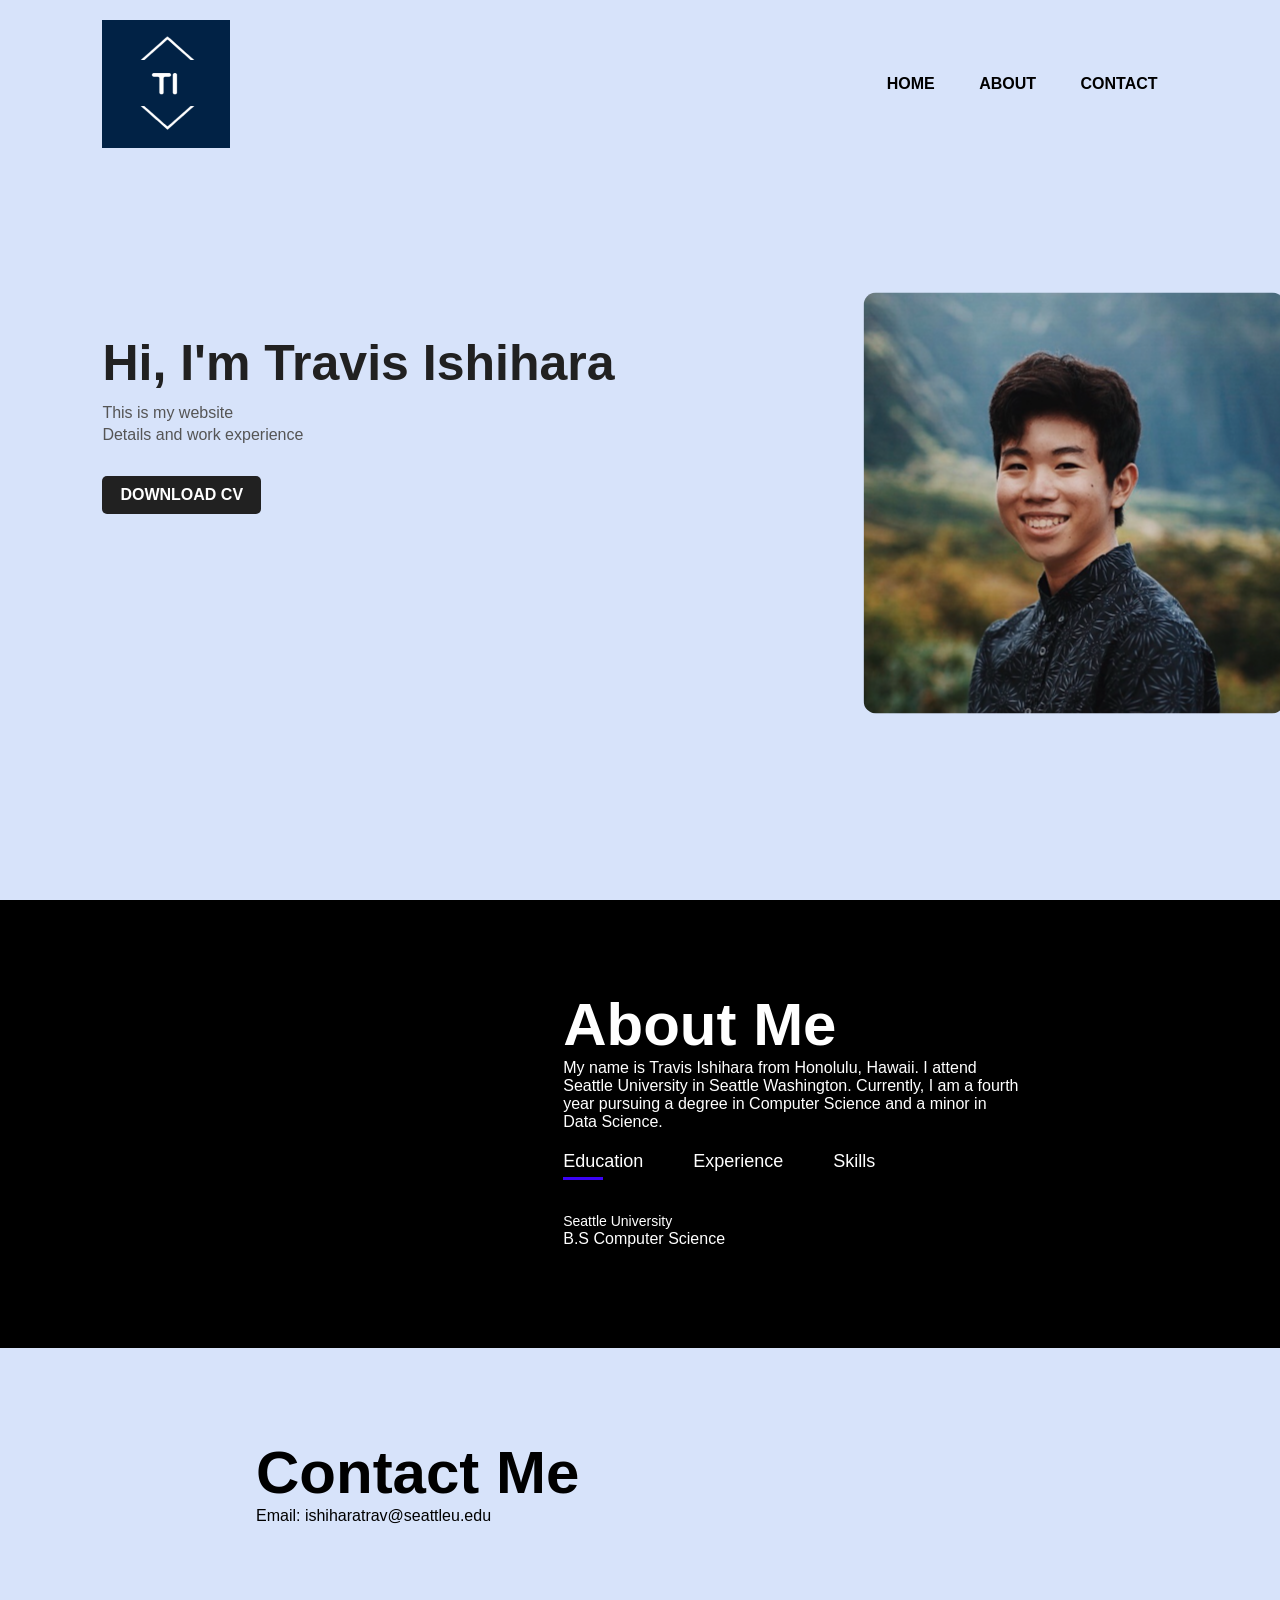
<file: index.html>
<!DOCTYPE html>
<html lang="en">
<head>
    <meta charset="UTF-8">
    <meta http-equiv="X-UA-Compatible" content="IE=edge">
    <meta name="viewport" content="width=device-width, initial-scale=1.0">
    <title>Travis Ishihara</title>
    <link rel="stylesheet" href="styles.css">
</head>
<body>
    <div class="hero">
        <nav>
            <img src="images/initialsTI.png" class="logo">
            <ul>
                <li><a href="#header">HOME</a></li>
                <li><a href="#about">ABOUT</a></li>
                <li><a href="#contact">CONTACT</a></li>
            </ul>
        </nav>
        <div class="detail">
            <h1>Hi, I'm Travis Ishihara</h1>
            <p>This is my website
                <br> Details and work experience
            </p>
        <a href="https://drive.google.com/file/d/1SxJuWeJa8NJC9ydc86SJWg4Kk9kA9-VI/view?usp=share_link">DOWNLOAD CV</a>    
        </div>
        <div class="images">
            <img src="images/travis.png" alt="">
        </div>
    </div>
<div id="about">
    <div class="about-container">
        <div class="row">
            <div class="about-col-1"></div>
            <div class="about-col-2">
                <h1 class="sub-title">About Me</h1>
                <p> My name is Travis Ishihara from Honolulu, Hawaii.
                    I attend Seattle University in Seattle Washington.
                    Currently, I am a fourth year pursuing a degree in
                    Computer Science and a minor in Data Science.</p>

                    <div class="tab-titles">
                        <p class="tab-links active-link" onclick="opentab('education')">Education</p>
                        <p class="tab-links" onclick="opentab('experience')">Experience</p>
                        <p class="tab-links" onclick="opentab('skills')">Skills</p>
                    </div>
                    <div class="tab-contents active-tab" id="education">
                        <ul>
                            <li><span>Seattle University</span><br>B.S Computer Science</li>
                        </ul>
                    </div>
                    <div class="tab-contents" id="experience">
                        <ul>
                            <li><span>September 2022 - Current</span><br>SDI Engineering<br>Senior Capstone Project</li>
                            <li><span>July 2022 - September 2022</span><br>CVS Health<br>Front-Store Associate</li>
                        </ul>
                    </div>
                    <div class="tab-contents" id="skills">
                        <ul>
                            <li><span>C++</span></li>
                            <li><span>C#</span></li>
                            <li><span>Python</span></li>
                        </ul>
                    </div>
            </div>
        </div>
    </div>
</div>
<div id="contact">
    <div class="contact-container">
        <div class="row">
            <div class="contact-left">
                    <h1 class="sub-title-contact">Contact Me</h1>
                    <p>Email: ishiharatrav@seattleu.edu</p>
            </div>
            <div class="contact-right"></div>
        </div>
    </div>
</div>

<script>

    var tablinks = document.getElementsByClassName("tab-links");
    var tabcontents = document.getElementsByClassName("tab-contents");

    function opentab(tabname){
        for(tablink of tablinks){
            tablink.classList.remove("active-link");
        }
        for(tabcontent of tabcontents){
            tabcontent.classList.remove("active-tab");
        }
        event.currentTarget.classList.add("active-link");
        document.getElementById(tabname).classList.add("active-tab");
    }

</script>

</body>
</html>
</file>
<file: styles.css>
*{
    margin: 0;
    padding: 0;
    font-family: sans-serif;
}

html{
    scroll-behavior: smooth;
}

.hero{
    position: relative;
    width: 100%;
    height: 100vh;
    background: #d7e3fa
}

nav{
    display: flex;
    width: 84%;
    margin: auto;
    padding: 20px 0;
    align-items: center;
    justify-content: space-between;

}

nav ul li{
    display: inline-block;
    list-style: none;
    margin: 10px 20px;
}

nav ul li a{
    text-decoration: none;
    color: #000;
    font-weight: bold;
}

nav ul li a:hover{
    color: rgb(60, 3, 248);
}

.detail{
    margin-left: 8%;
    margin-top: 13%;
}

.detail h1{
    font-size: 50px;
    font-weight: bold;
    color: #212121;
    margin-bottom: 10px;
}

.detail p{
    color: #555;
    line-height: 22px;
}

.detail a{
    background: #212121;
    padding: 10px 18px;
    text-decoration: none;
    font-weight: bold;
    color: #fff;
    display: inline-block;
    margin: 30px 0;
    border-radius: 5px;
}

.images{
    width: 33%;
    height: 90%;
    position: absolute;
    bottom: 0;
    right: 100px;
    scale: 50%;
}

.images img{
    border-radius: 25px;
}

#about{
    padding: 80px 0;
    color: rgb(255, 255, 255);
    background: #000;
}

.row{
    display: flex;
    justify-content: space-between;
    flex-wrap: wrap;
}

.about-col-2{
    flex-basis: 60%;
}

.about-container{
    padding: 10px 20%;
}

.span{
    color: rgb(60, 3, 248);
}

.sub-title{
    font-size: 60px;
    font-weight: 600;
    color: rgb(255, 255, 255);
}

.tab-titles{
    display: flex;
    margin: 20px 0 40px;
}

.tab-links{
    margin-right: 50px;
    font-size: 18px;
    font-weight: 500;
    cursor: pointer;
    position: relative;
}

.tab-links::after{
    content: '';
    width: 0;
    height: 3px;
    background: rgb(60, 3, 248);
    position: absolute;
    left: 0;
    bottom: -8px;
    transition: 0.5s;
}

.tab-links.active-link::after{
    width: 50%;
}

.tab-contents ul li{
    list-style: none;
    margin: 10px 0;
}

.tab-contents ul li span{
    color: rgb(255, 255, 255);
    font-size: 14px;
}

.tab-contents{
    display: none;
}

.tab-contents.active-tab{
    display: block;
}

#contact{
    padding: 80px 0;
    color: rgb(0, 0, 0);
    background: #d7e3fa;
}

.sub-title-contact{
    font-size: 60px;
    font-weight: 600;
    color: rgb(0, 0, 0);
}


.contact-container{
    padding: 10px 20%;
}

.contact-left{
    flex-basis: 60%;
}
</file>
